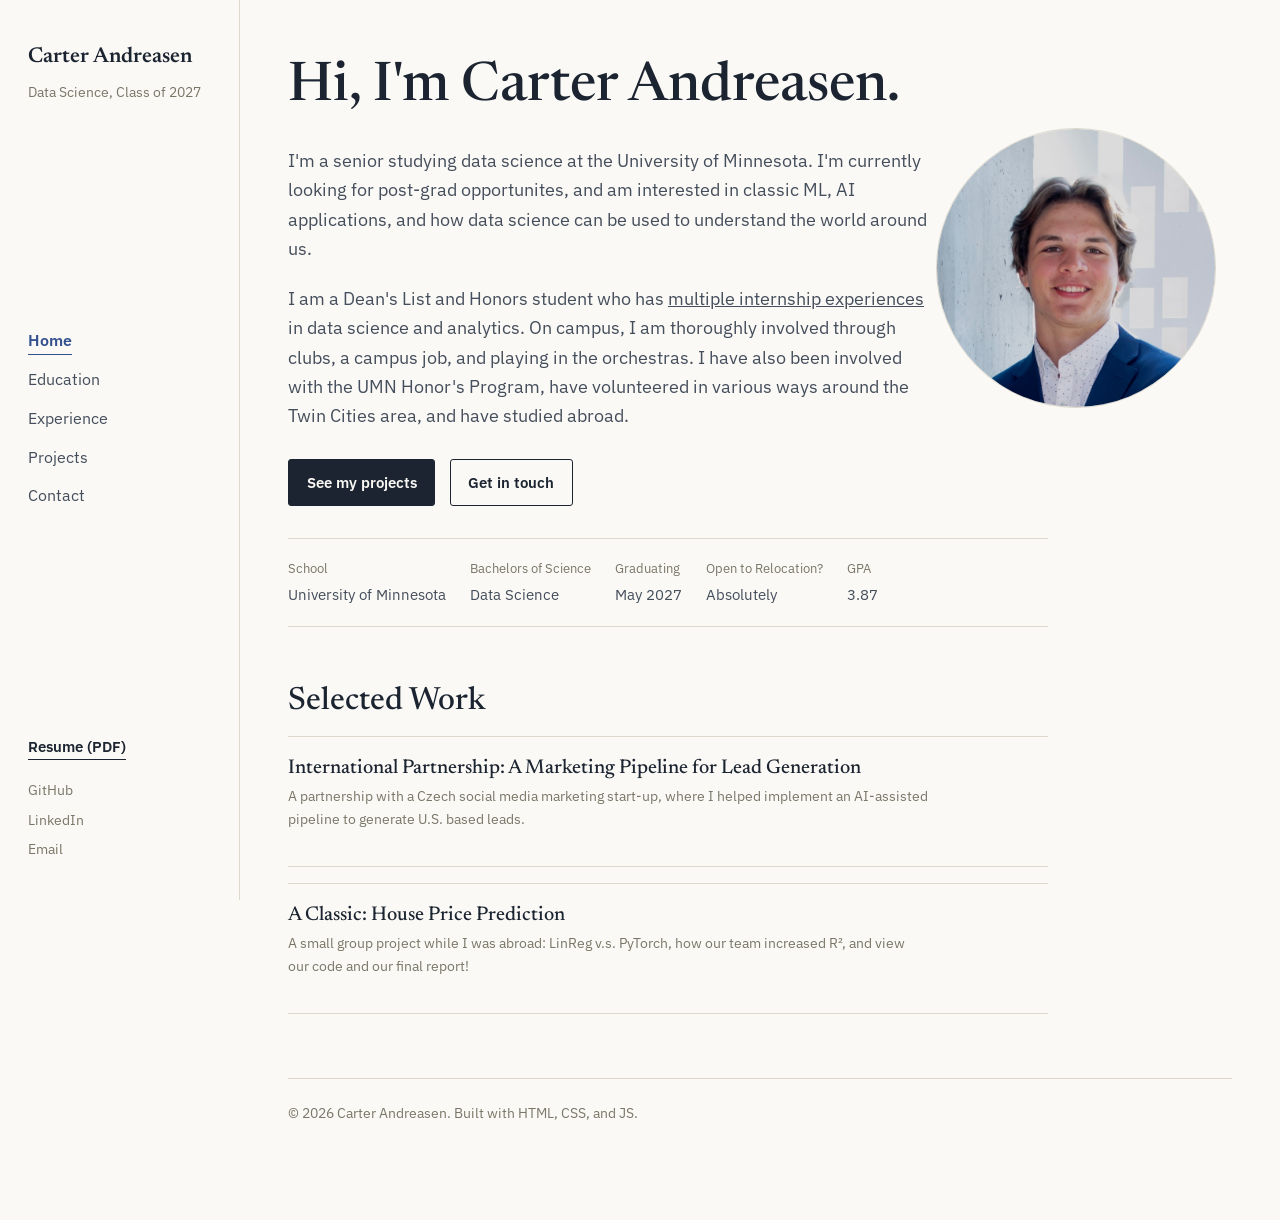
<file: index.html>
<!DOCTYPE html>
<html lang="en">
<head>
  <meta charset="UTF-8">
  <meta name="viewport" content="width=device-width, initial-scale=1.0">

  <!-- ====================================================================
       This text shows up as the browser tab title and in search results.
       ==================================================================== -->
  <title>Carter Andreasen — Portfolio</title>
  <meta name="description" content="Portfolio of Carter Andreasen, Honors Data Science student at the University of Minnesota.">

  <!-- Fonts: Newsreader (headings) + IBM Plex Sans (body text).
       To use a different pairing, swap this URL for one from
       https://fonts.google.com and update --font-display / --font-body
       in css/style.css to match. -->
  <link rel="preconnect" href="https://fonts.googleapis.com">
  <link href="https://fonts.googleapis.com/css2?family=Newsreader:opsz,wght@6..72,400;6..72,500;6..72,600&family=IBM+Plex+Sans:wght@400;500;600&display=swap" rel="stylesheet">

  <link rel="stylesheet" href="css/style.css">

  <!-- Tab icon (favicon) -->
  <link rel="icon" type="image/png" href="images/favicon.png">
</head>
<body>

  <!-- Skip link: lets keyboard users jump straight to the main content,
       bypassing the sidebar nav. Only becomes visible when tabbed to. -->
  <a href="#main-content" class="skip-link">Skip to content</a>

  <div class="layout">

    <!-- ==================================================================
         SIDEBAR — identical on every page except for which nav link has
         the "active" class. Copy this whole <header> block into any new
         page you add, then update the active link.
         ================================================================== -->
    <header class="sidebar" id="sidebar">
      <div class="sidebar-top">
        <div>
          <!-- Sidebar: Name -->
          <a href="index.html" class="site-name">Carter Andreasen</a>
          <!-- Sidebar: Other info -->
          <p class="site-tagline">Data Science, Class of 2027</p>
        </div>
        <!-- Mobile-only menu button; hidden on desktop via CSS -->
        <button class="nav-toggle" id="navToggle" aria-expanded="false" aria-controls="sidebar">Menu</button>
      </div>

      <nav class="site-nav" aria-label="Primary">
        <ul>
          <li><a href="index.html" class="active" aria-current="page">Home</a></li>
          <li><a href="education.html">Education</a></li>
          <li><a href="experience.html">Experience</a></li>
          <li><a href="projects.html">Projects</a></li>
          <li><a href="contact.html">Contact</a></li>
        </ul>
      </nav>

      <div class="sidebar-bottom">
        <!-- resume PDF -->
        <a href="assets/resume.pdf" class="resume-link">Resume (PDF)</a>
        <div class="social-links">
          <!-- Profile URLs -->
          <a href="https://github.com/carterandreasen" target="_blank" rel="noopener noreferrer">GitHub</a>
          <a href="https://www.linkedin.com/in/carter-andreasen-39a0062aa/" target="_blank" rel="noopener noreferrer">LinkedIn</a>
          <a href="mailto:carterandreasen@gmail.com" target="_blank" rel="noopener noreferrer">Email</a>
        </div>
      </div>
    </header>

    <!-- Homepage content  -->
    <main class="content" id="main-content">
      <!-- Headshot -->
      <img src="images/image_carter.jpg" alt="Photo of Carter Andreasen" class="hero-photo">

      <div class="content-inner">

        <!-- HERO: The first thing a visitor reads. -->
        <section class="hero">
          <h1>Hi, I'm Carter Andreasen.</h1>

          <!-- General info -->
          <p class="lede">
            I'm a senior studying data science at the University of Minnesota.
            I'm currently looking for post-grad opportunites, and am interested in 
            classic ML, AI applications, and how data science can be used to understand the world around us. 
          </p>
          <p class="lede">  
            I am a Dean's List and Honors student who has <u>multiple internship experiences</u> 
            in data science and analytics. On campus, I am thoroughly involved through clubs, a campus job,
            and playing in the orchestras. I have also been involved with the UMN Honor's Program, have volunteered
            in various ways around the Twin Cities area, and have studied abroad. 
          </p>

          <div class="button-row">
            <a href="projects.html" class="btn btn-primary">See my projects</a>
            <a href="contact.html" class="btn btn-secondary">Get in touch</a>
          </div>

          <!-- Quick facts -->
          <div class="quick-facts">
            <div>
              <span>School</span>
              University of Minnesota
            </div>
            <div>
              <span>Bachelors of Science</span>
              Data Science
            </div>
            <div>
              <span>Graduating</span>
              May 2027
            </div>
            <div>
              <span>Open to Relocation?</span>
              Absolutely
            </div>
            <div>
              <span>GPA</span>
              3.87
            </div>
          </div>
        </section>

        <!-- SELECTED WORK --------------------------------------------
             A short preview of 2–3 projects, each linking to the full
             write-up on projects.html. See projects page for full detail -->
        <section aria-labelledby="selected-work-heading" style="margin-top: 3.5rem;">
          <h2 id="selected-work-heading">Selected Work</h2>

          <div class="preview-list">
            <!-- Repeat this block for each featured project -->
            <a class="preview-item" href="projects.html#herocontent-pipeline">
              <h3>International Partnership: A Marketing Pipeline for Lead Generation</h3>
              <p class="meta">A partnership with a Czech social media marketing start-up, where 
                I helped implement an AI-assisted pipeline to generate U.S. based leads.
              </p>
            </a>
          </div>

          <div class="preview-list">
            <!-- Repeat this block for each featured project -->
            <a class="preview-item" href="projects.html#house-price-prediction">
              <h3>A Classic: House Price Prediction</h3>
              <p class="meta">A small group project while I was abroad: LinReg v.s. PyTorch, how our team 
                increased R², and view our code and our final report!
              </p>
            </a>
          </div>

        </section>

      </div>

      <!-- FOOTER -->
      <footer class="site-footer">
        <p>&copy; <span id="year">2026</span> Carter Andreasen. Built with HTML, CSS, and JS.</p>
      </footer>
    </main>

  </div>

  <script src="js/script.js"></script>
</body>
</html>
</file>
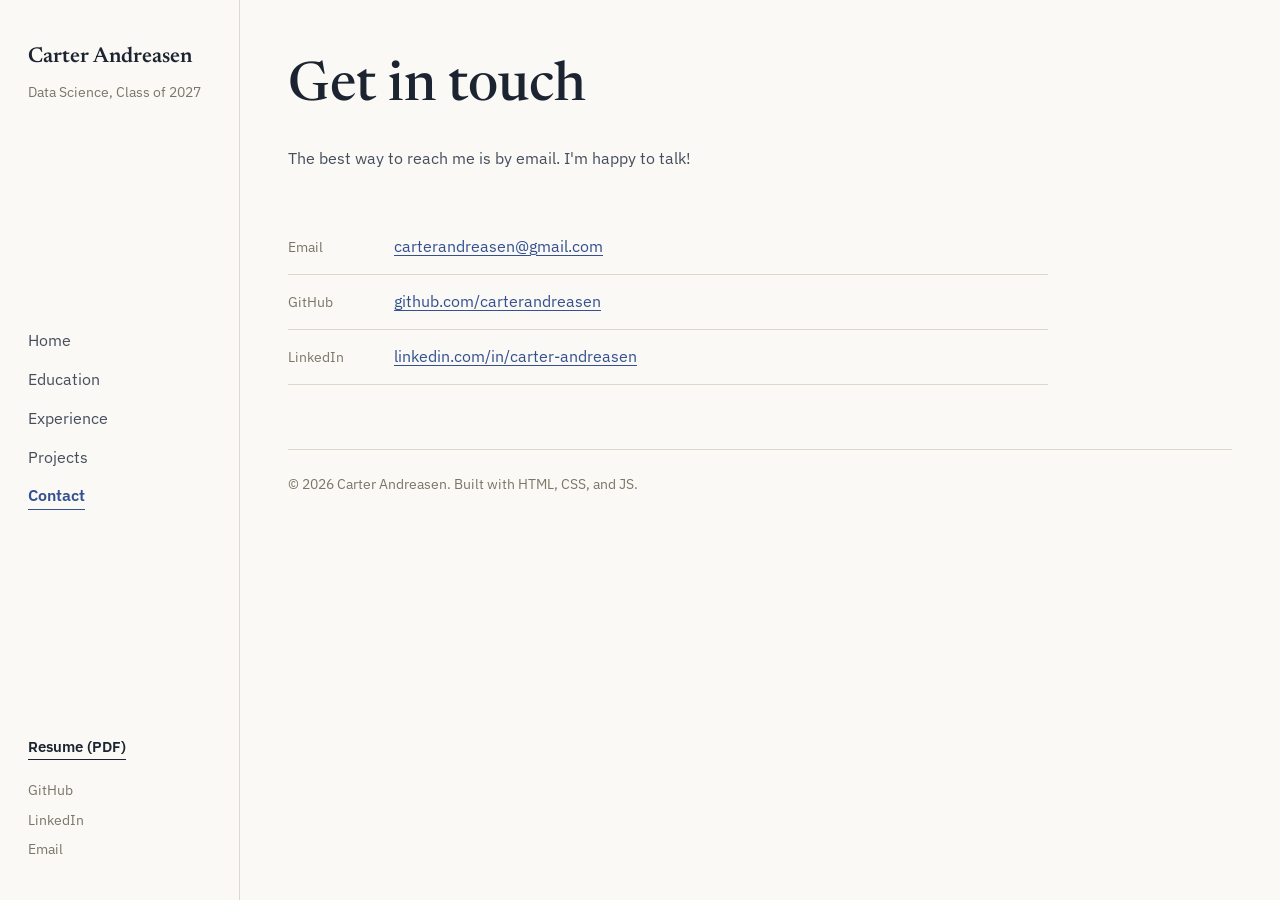
<file: contact.html>
<!DOCTYPE html>
<html lang="en">
<head>
  <meta charset="UTF-8">
  <meta name="viewport" content="width=device-width, initial-scale=1.0">
  <title>Contact — Carter Andreasen</title>
  <meta name="description" content="Get in touch with Carter Andreasen.">

  <link rel="preconnect" href="https://fonts.googleapis.com">
  <link href="https://fonts.googleapis.com/css2?family=Newsreader:opsz,wght@6..72,400;6..72,500;6..72,600&family=IBM+Plex+Sans:wght@400;500;600&display=swap" rel="stylesheet">
  <link rel="stylesheet" href="css/style.css">

  <!-- Tab icon (favicon) -->
  <link rel="icon" type="image/png" href="images/favicon.png">
</head>
<body>

  <a href="#main-content" class="skip-link">Skip to content</a>

  <div class="layout">

    <!-- SIDEBAR — same as index.html, but "Contact" is marked active -->
    <header class="sidebar" id="sidebar">
      <div class="sidebar-top">
        <div>
          <a href="index.html" class="site-name">Carter Andreasen</a>
          <p class="site-tagline">Data Science, Class of 2027</p>
        </div>
        <button class="nav-toggle" id="navToggle" aria-expanded="false" aria-controls="sidebar">Menu</button>
      </div>

      <nav class="site-nav" aria-label="Primary">
        <ul>
          <li><a href="index.html">Home</a></li>
          <li><a href="education.html">Education</a></li>
          <li><a href="experience.html">Experience</a></li>
          <li><a href="projects.html">Projects</a></li>
          <li><a href="contact.html" class="active" aria-current="page">Contact</a></li>
        </ul>
      </nav>

      <div class="sidebar-bottom">
        <a href="assets/resume.pdf" class="resume-link">Resume (PDF)</a>
        <div class="social-links">
          <!-- Profile URLs -->
          <a href="https://github.com/carterandreasen" target="_blank" rel="noopener noreferrer">GitHub</a>
          <a href="https://www.linkedin.com/in/carter-andreasen-39a0062aa/" target="_blank" rel="noopener noreferrer">LinkedIn</a>
          <a href="mailto:carterandreasen@gmail.com" target="_blank" rel="noopener noreferrer">Email</a>
        </div>
      </div>
    </header>

    <main class="content" id="main-content">
      <div class="content-inner">

        <div class="page-intro">
          <h1>Get in touch</h1>
          <!-- TODO: replace with your own line -->
          <p>The best way to reach me is by email. I'm happy to talk!
        </div>

        <!-- ==============================================================
             CONTACT LIST
             ============================================================== -->
        <ul class="contact-list">
          <li>
            <span>Email</span>
            <!-- TODO: replace with your real email -->
            <a href="mailto:carterandreasen@gmail.com" target="_blank" rel="noopener noreferrer">carterandreasen@gmail.com</a>
          </li>
          <li>
            <span>GitHub</span>
            <a href="https://github.com/carterandreasen" target="_blank" rel="noopener noreferrer">github.com/carterandreasen</a>
          </li>
          <li>
            <span>LinkedIn</span>
            <a href="https://www.linkedin.com/in/carter-andreasen-39a0062aa" target="_blank" rel="noopener noreferrer">linkedin.com/in/carter-andreasen</a>
          </li>
          <!-- Add or remove rows as needed -->
        </ul>

      </div>

      <footer class="site-footer">
        <p>&copy; <span id="year">2026</span> Carter Andreasen. Built with HTML, CSS, and JS.</p>
      </footer>
    </main>

  </div>

  <script src="js/script.js"></script>
</body>
</html>
</file>
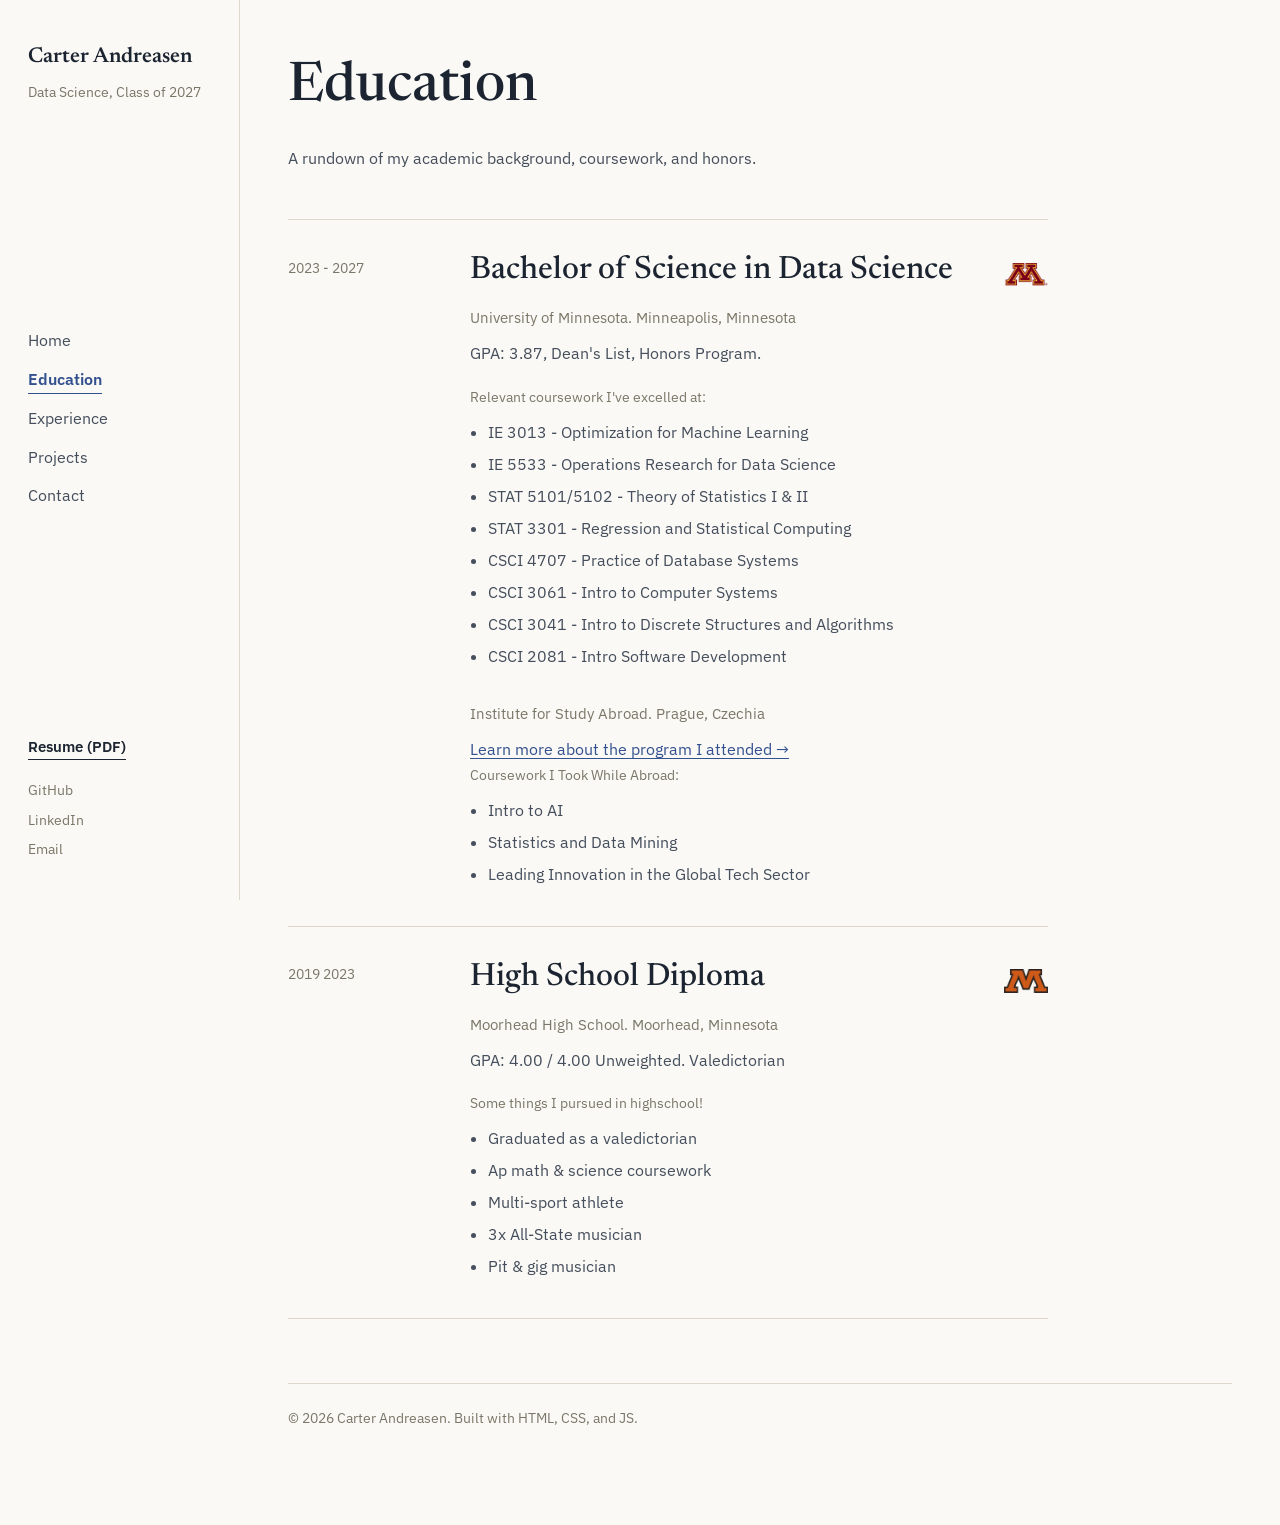
<file: education.html>
<!DOCTYPE html>
<html lang="en">
<head>
  <meta charset="UTF-8">
  <meta name="viewport" content="width=device-width, initial-scale=1.0">
  <title>Education — Carter Andreasen</title>
  <meta name="description" content="Education background of Your Name.">

  <link rel="preconnect" href="https://fonts.googleapis.com">
  <link href="https://fonts.googleapis.com/css2?family=Newsreader:opsz,wght@6..72,400;6..72,500;6..72,600&family=IBM+Plex+Sans:wght@400;500;600&display=swap" rel="stylesheet">
  <link rel="stylesheet" href="css/style.css">

  <!-- Tab icon (favicon) -->
  <link rel="icon" type="image/png" href="images/favicon.png">
</head>
<body>

  <a href="#main-content" class="skip-link">Skip to content</a>

  <div class="layout">

    <!-- SIDEBAR — same as index.html, but "Education" is marked active -->
    <header class="sidebar" id="sidebar">
      <div class="sidebar-top">
        <div>
          <a href="index.html" class="site-name">Carter Andreasen</a>
          <p class="site-tagline">Data Science, Class of 2027</p>
        </div>
        <button class="nav-toggle" id="navToggle" aria-expanded="false" aria-controls="sidebar">Menu</button>
      </div>

      <nav class="site-nav" aria-label="Primary">
        <ul>
          <li><a href="index.html">Home</a></li>
          <li><a href="education.html" class="active" aria-current="page">Education</a></li>
          <li><a href="experience.html">Experience</a></li>
          <li><a href="projects.html">Projects</a></li>
          <li><a href="contact.html">Contact</a></li>
        </ul>
      </nav>

      <div class="sidebar-bottom">
        <a href="assets/resume.pdf" class="resume-link">Resume (PDF)</a>
        <div class="social-links">
          <!-- Profile URLs -->
          <a href="https://github.com/carterandreasen" target="_blank" rel="noopener noreferrer">GitHub</a>
          <a href="https://www.linkedin.com/in/carter-andreasen-39a0062aa/" target="_blank" rel="noopener noreferrer">LinkedIn</a>
          <a href="mailto:carterandreasen@gmail.com" target="_blank" rel="noopener noreferrer">Email</a>
        </div>
      </div>
    </header>

    <main class="content" id="main-content">
      <div class="content-inner">

        <div class="page-intro">
          <h1>Education</h1>
          <!-- TODO: optional one-line intro; delete this <p> if you don't want one -->
          <p>A rundown of my academic background, coursework, and honors.</p>
        </div>

        <!-- ==============================================================
             TIMELINE — one .timeline-entry per school. Copy the whole
             block (including the surrounding comment lines) to add a
             second school — e.g. if you transferred, or want to list
             high school too.
             ============================================================== -->
        <div class="timeline">

          <div class="timeline-entry">
            <div class="timeline-date">
              2023 - 2027
            </div>
            <div class="timeline-details">
              <!-- degree and major -->
              <h2>Bachelor of Science in Data Science</h2>
              <!-- TODO: school name and location -->
              <p class="timeline-org">University of Minnesota. Minneapolis, Minnesota</p>
              <img src="assets/umn_logo_transparent.png" alt="University of Minnesota logo" class="org-logo">

              <p>GPA: 3.87, Dean's List, Honors Program.</p>

              <!-- Relevant Coursework -->
              <div>
                <p class="meta" style="margin-bottom: 0.25rem;">Relevant coursework I've excelled at:</p>
                <ul>
                  <li>IE 3013 - Optimization for Machine Learning</li>
                  <li>IE 5533 - Operations Research for Data Science</li>
                  <li>STAT 5101/5102 - Theory of Statistics I & II</li>
                  <li>STAT 3301 - Regression and Statistical Computing</li>
                  <li>CSCI 4707 - Practice of Database Systems</li>
                  <li>CSCI 3061 - Intro to Computer Systems</li>
                  <li>CSCI 3041 - Intro to Discrete Structures and Algorithms</li>
                  <li>CSCI 2081 - Intro Software Development</li>
                </ul>
              </div>

              <div style="margin-top: 2rem;">
                <p class="timeline-org">Institute for Study Abroad. Prague, Czechia</p>
                <a href="https://ifsa-butler.org/programs/ifsa-tech-career-accelerator/" target="_blank" rel="noopener noreferrer">Learn more about the program I attended →</a>
                <p class="meta" style="margin-bottom: 0.25rem;">Coursework I Took While Abroad:</p>
                <ul>
                  <li>Intro to AI</li>
                  <li>Statistics and Data Mining</li>
                  <li>Leading Innovation in the Global Tech Sector</li>
                </ul>
              </div>
            </div>
          </div>

          <!-- Second entry -->
          <div class="timeline-entry">
            <div class="timeline-date">
              2019 2023
            </div>
            <div class="timeline-details">
              <h2>High School Diploma</h2>
              <p class="timeline-org">Moorhead High School. Moorhead, Minnesota</p>
              <img src="assets/moorhead_logo_transparent.png" alt="Moorhead High School logo" class="org-logo">

              <p>GPA: 4.00 / 4.00 Unweighted. Valedictorian</p>

              <!-- Activities -->
              <div>
                <p class="meta" style="margin-bottom: 0.25rem;">Some things I pursued in highschool!</p>
                <ul>
                  <li>Graduated as a valedictorian</li>
                  <li>Ap math & science coursework</li>
                  <li>Multi-sport athlete</li>
                  <li>3x All-State musician</li>
                  <li>Pit & gig musician</li>
                </ul>
              </div>


            </div>
          </div>

        </div>

      </div>

      <footer class="site-footer">
        <p>&copy; <span id="year">2026</span> Carter Andreasen. Built with HTML, CSS, and JS.</p>
      </footer>
    </main>

  </div>

  <script src="js/script.js"></script>
</body>
</html>
</file>
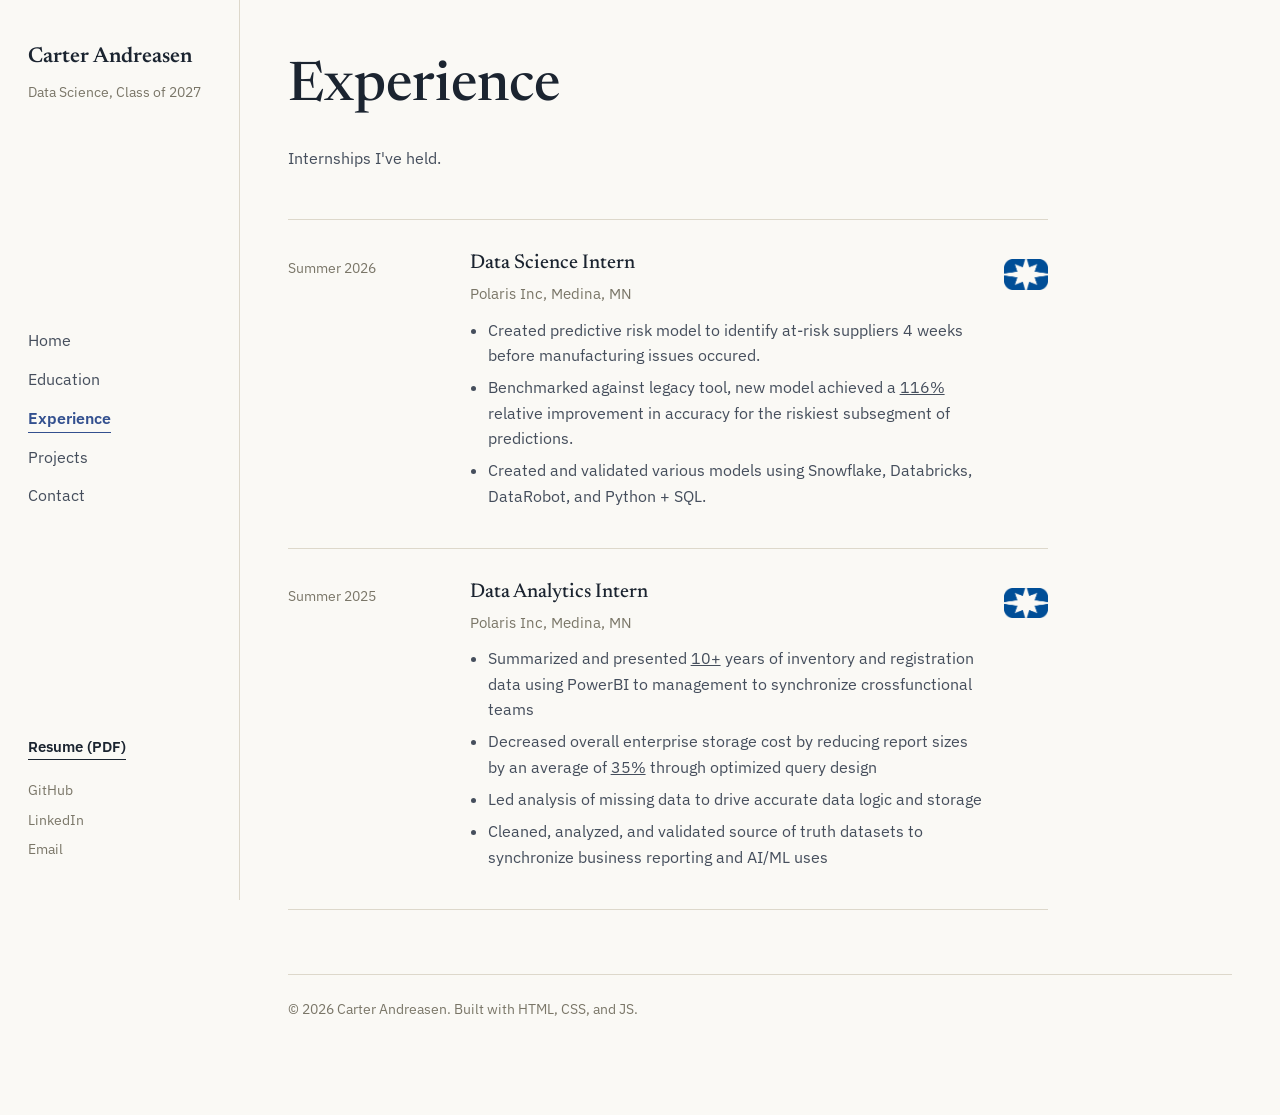
<file: experience.html>
<!DOCTYPE html>
<html lang="en">
<head>
  <meta charset="UTF-8">
  <meta name="viewport" content="width=device-width, initial-scale=1.0">
  <title>Experience — Carter Andreasen</title>
  <meta name="description" content="Internship experience of Carter Andreasen.">

  <link rel="preconnect" href="https://fonts.googleapis.com">
  <link href="https://fonts.googleapis.com/css2?family=Newsreader:opsz,wght@6..72,400;6..72,500;6..72,600&family=IBM+Plex+Sans:wght@400;500;600&display=swap" rel="stylesheet">
  <link rel="stylesheet" href="css/style.css">

  <!-- Tab icon (favicon) -->
  <link rel="icon" type="image/png" href="images/favicon.png">
</head>
<body>

  <a href="#main-content" class="skip-link">Skip to content</a>

  <div class="layout">

    <!-- SIDEBAR — same as index.html, but "Experience" is marked active -->
    <header class="sidebar" id="sidebar">
      <div class="sidebar-top">
        <div>
          <a href="index.html" class="site-name">Carter Andreasen</a>
          <p class="site-tagline">Data Science, Class of 2027</p>
        </div>
        <button class="nav-toggle" id="navToggle" aria-expanded="false" aria-controls="sidebar">Menu</button>
      </div>

      <nav class="site-nav" aria-label="Primary">
        <ul>
          <li><a href="index.html">Home</a></li>
          <li><a href="education.html">Education</a></li>
          <li><a href="experience.html" class="active" aria-current="page">Experience</a></li>
          <li><a href="projects.html">Projects</a></li>
          <li><a href="contact.html">Contact</a></li>
        </ul>
      </nav>

      <div class="sidebar-bottom">
        <a href="assets/resume.pdf" class="resume-link">Resume (PDF)</a>
        <div class="social-links">
          <!-- Profile URLs -->
          <a href="https://github.com/carterandreasen" target="_blank" rel="noopener noreferrer">GitHub</a>
          <a href="https://www.linkedin.com/in/carter-andreasen-39a0062aa/" target="_blank" rel="noopener noreferrer">LinkedIn</a>
          <a href="mailto:carterandreasen@gmail.com" target="_blank" rel="noopener noreferrer">Email</a>
        </div>
      </div>
    </header>

    <main class="content" id="main-content">
      <div class="content-inner">

        <div class="page-intro">
          <h1>Experience</h1>
          <p>Internships I've held.</p>
        </div>

        <!-- ==============================================================
             Entry per role. Copy whole block to add another job.
             ============================================================== -->
        <div class="timeline">
          <div class="timeline-entry">
            <div class="timeline-date">
              <!-- Date -->
              Summer 2026
            </div>
            <div class="timeline-details">
              <!-- Job title -->
              <h3>Data Science Intern</h3>
              <!-- Company name and location -->
              <p class="timeline-org">Polaris Inc, Medina, MN</p>

              <img src="assets/polaris_logo_transparent.png" alt="Polaris Inc logo" class="org-logo">

              <!-- Bullets -->
              <ul>
                <li>Created predictive risk model to identify at-risk suppliers 4 weeks before manufacturing issues occured.</li>
                <li>Benchmarked against legacy tool, new model achieved a <u>116%</u> relative improvement in accuracy for the riskiest subsegment of predictions.</li>
                <li>Created and validated various models using Snowflake, Databricks, DataRobot, and Python + SQL.</li>
              </ul>
            </div>
          </div>

          <div class="timeline-entry">
            <div class="timeline-date">
              Summer 2025
            </div>
            <div class="timeline-details">
              <h3>Data Analytics Intern</h3>
              <p class="timeline-org">Polaris Inc, Medina, MN</p>

              <img src="assets/polaris_logo_transparent.png" alt="Polaris Inc logo" class="org-logo">
              
              <!-- Bullets -->
              <ul>
                <li>Summarized and presented <u>10+</u> years of inventory and registration data using PowerBI to management to synchronize crossfunctional teams</li>
                <li>Decreased overall enterprise storage cost by reducing report sizes by an average of <u>35%</u> through optimized query design</li>
                <li>Led analysis of missing data to drive accurate data logic and storage</li>
                <li>Cleaned, analyzed, and validated source of truth datasets to synchronize business reporting and AI/ML uses</li>
              </ul>
            </div>
          </div>

          <!-- Not required, but many student portfolios also list
               leadership roles, TA positions, or club involvement here
               using the same format. -->

        </div>

      </div>

      <footer class="site-footer">
        <p>&copy; <span id="year">2026</span> Carter Andreasen. Built with HTML, CSS, and JS.</p>
      </footer>
    </main>

  </div>

  <script src="js/script.js"></script>
</body>
</html>
</file>
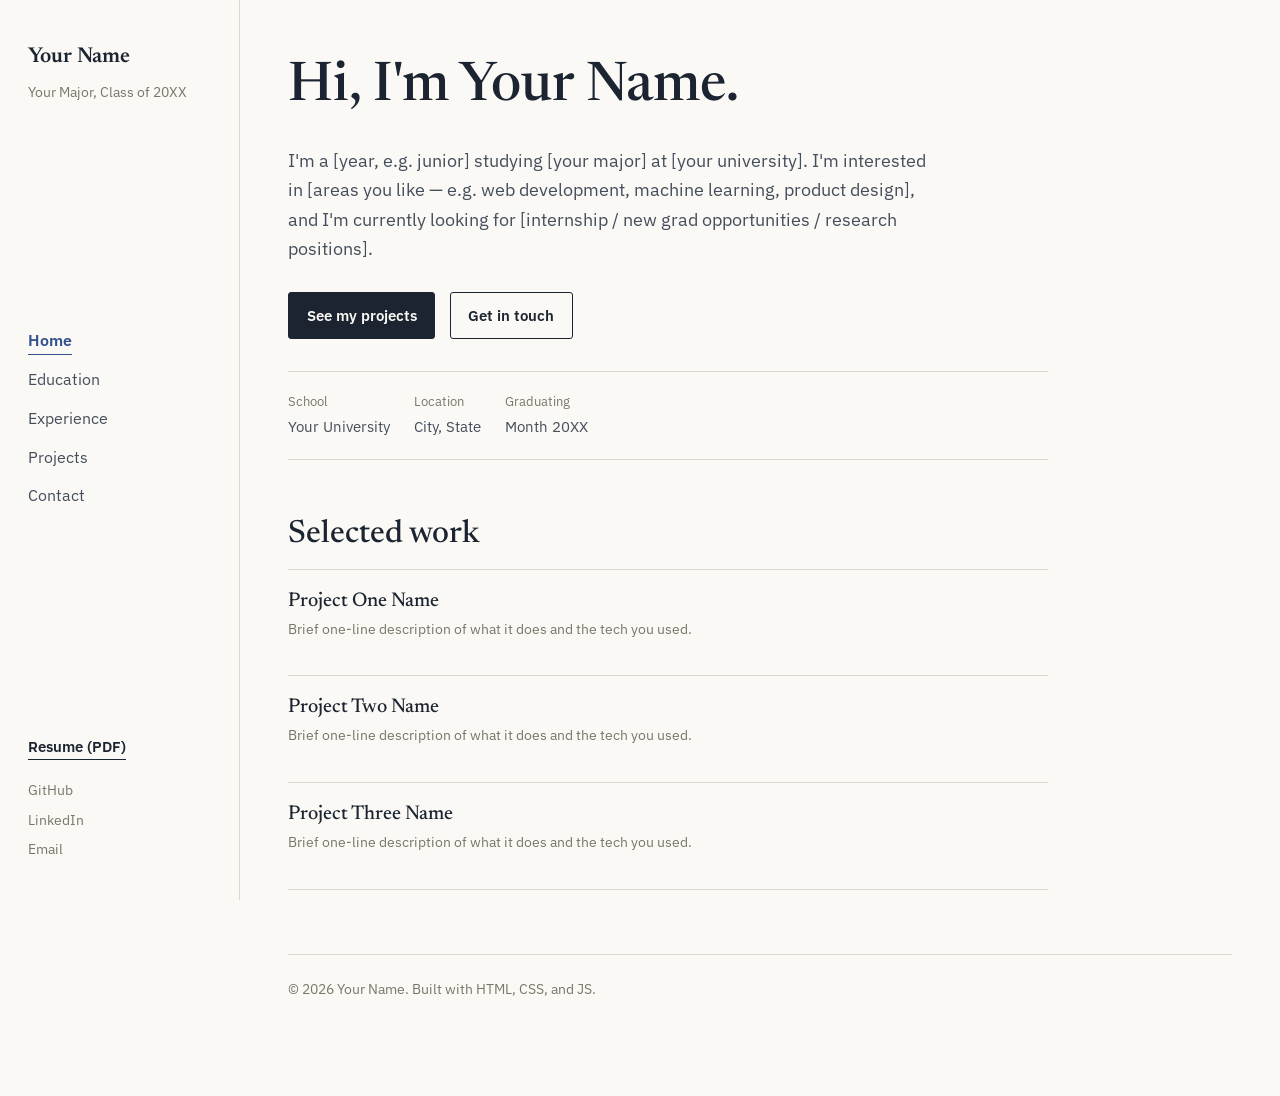
<file: index 2.html>
<!DOCTYPE html>
<html lang="en">
<head>
  <meta charset="UTF-8">
  <meta name="viewport" content="width=device-width, initial-scale=1.0">

  <!-- ====================================================================
       TODO: Replace "Your Name" below with your actual name. This text
       shows up as the browser tab title and in search results.
       ==================================================================== -->
  <title>Your Name — Portfolio</title>
  <meta name="description" content="Portfolio of Your Name, a [Your Major] student at [Your University].">

  <!-- Fonts: Newsreader (headings) + IBM Plex Sans (body text).
       To use a different pairing, swap this URL for one from
       https://fonts.google.com and update --font-display / --font-body
       in css/style.css to match. -->
  <link rel="preconnect" href="https://fonts.googleapis.com">
  <link href="https://fonts.googleapis.com/css2?family=Newsreader:opsz,wght@6..72,400;6..72,500;6..72,600&family=IBM+Plex+Sans:wght@400;500;600&display=swap" rel="stylesheet">

  <link rel="stylesheet" href="css/style.css">
</head>
<body>

  <!-- Skip link: lets keyboard users jump straight to the main content,
       bypassing the sidebar nav. Only becomes visible when tabbed to. -->
  <a href="#main-content" class="skip-link">Skip to content</a>

  <div class="layout">

    <!-- ==================================================================
         SIDEBAR — identical on every page except for which nav link has
         the "active" class. Copy this whole <header> block into any new
         page you add, then update the active link.
         ================================================================== -->
    <header class="sidebar" id="sidebar">
      <div class="sidebar-top">
        <div>
          <!-- TODO: replace with your name -->
          <a href="index.html" class="site-name">Your Name</a>
          <!-- TODO: replace with your major / focus, e.g. "Computer Science, B.S." -->
          <p class="site-tagline">Your Major, Class of 20XX</p>
        </div>
        <!-- Mobile-only menu button; hidden on desktop via CSS -->
        <button class="nav-toggle" id="navToggle" aria-expanded="false" aria-controls="sidebar">Menu</button>
      </div>

      <nav class="site-nav" aria-label="Primary">
        <ul>
          <li><a href="index.html" class="active" aria-current="page">Home</a></li>
          <li><a href="education.html">Education</a></li>
          <li><a href="experience.html">Experience</a></li>
          <li><a href="projects.html">Projects</a></li>
          <li><a href="contact.html">Contact</a></li>
        </ul>
      </nav>

      <div class="sidebar-bottom">
        <!-- TODO: add a PDF of your resume to the assets/ folder and
             confirm this filename matches it -->
        <a href="assets/resume.pdf" class="resume-link">Resume (PDF)</a>
        <div class="social-links">
          <!-- TODO: replace with your real profile URLs -->
          <a href="https://github.com/yourusername">GitHub</a>
          <a href="https://linkedin.com/in/yourusername">LinkedIn</a>
          <a href="mailto:you@example.com">Email</a>
        </div>
      </div>
    </header>

    <!-- ================================================================
         MAIN CONTENT — this part is unique to the homepage.
         ================================================================ -->
    <main class="content" id="main-content">
      <div class="content-inner">

        <!-- HERO ---------------------------------------------------------
             The first thing a visitor reads. Keep it short: who you are,
             what you study, and what you're looking for (internship,
             new grad role, research, etc). -->
        <section class="hero">
          <!-- TODO: replace with a one-line intro headline -->
          <h1>Hi, I'm Your Name.</h1>

          <!-- TODO: replace with 2–3 sentences about yourself: your
               school, what you're studying, and what kind of work or
               opportunity you're looking for right now. -->
          <p class="lede">
            I'm a [year, e.g. junior] studying [your major] at [your university].
            I'm interested in [areas you like — e.g. web development, machine
            learning, product design], and I'm currently looking for
            [internship / new grad opportunities / research positions].
          </p>

          <div class="button-row">
            <a href="projects.html" class="btn btn-primary">See my projects</a>
            <a href="contact.html" class="btn btn-secondary">Get in touch</a>
          </div>

          <!-- Quick facts strip — trim or extend this list freely -->
          <div class="quick-facts">
            <div>
              <span>School</span>
              <!-- TODO -->
              Your University
            </div>
            <div>
              <span>Location</span>
              <!-- TODO -->
              City, State
            </div>
            <div>
              <span>Graduating</span>
              <!-- TODO -->
              Month 20XX
            </div>
          </div>
        </section>

        <!-- SELECTED WORK --------------------------------------------
             A short preview of 2–3 projects, each linking to the full
             write-up on projects.html. Keep this list short — the
             Projects page is where the full detail lives. -->
        <section aria-labelledby="selected-work-heading" style="margin-top: 3.5rem;">
          <h2 id="selected-work-heading">Selected work</h2>

          <div class="preview-list">
            <!-- TODO: repeat this block for each featured project, or
                 delete extra copies if you only want to feature one or two -->
            <div class="preview-item">
              <h3>Project One Name</h3>
              <p class="meta">Brief one-line description of what it does and the tech you used.</p>
            </div>

            <div class="preview-item">
              <h3>Project Two Name</h3>
              <p class="meta">Brief one-line description of what it does and the tech you used.</p>
            </div>

            <div class="preview-item">
              <h3>Project Three Name</h3>
              <p class="meta">Brief one-line description of what it does and the tech you used.</p>
            </div>
          </div>
        </section>

      </div>

      <!-- FOOTER — identical on every page -->
      <footer class="site-footer">
        <!-- The year below fills in automatically via js/script.js -->
        <p>&copy; <span id="year">2026</span> Your Name. Built with HTML, CSS, and JS.</p>
      </footer>
    </main>

  </div>

  <script src="js/script.js"></script>
</body>
</html>
</file>
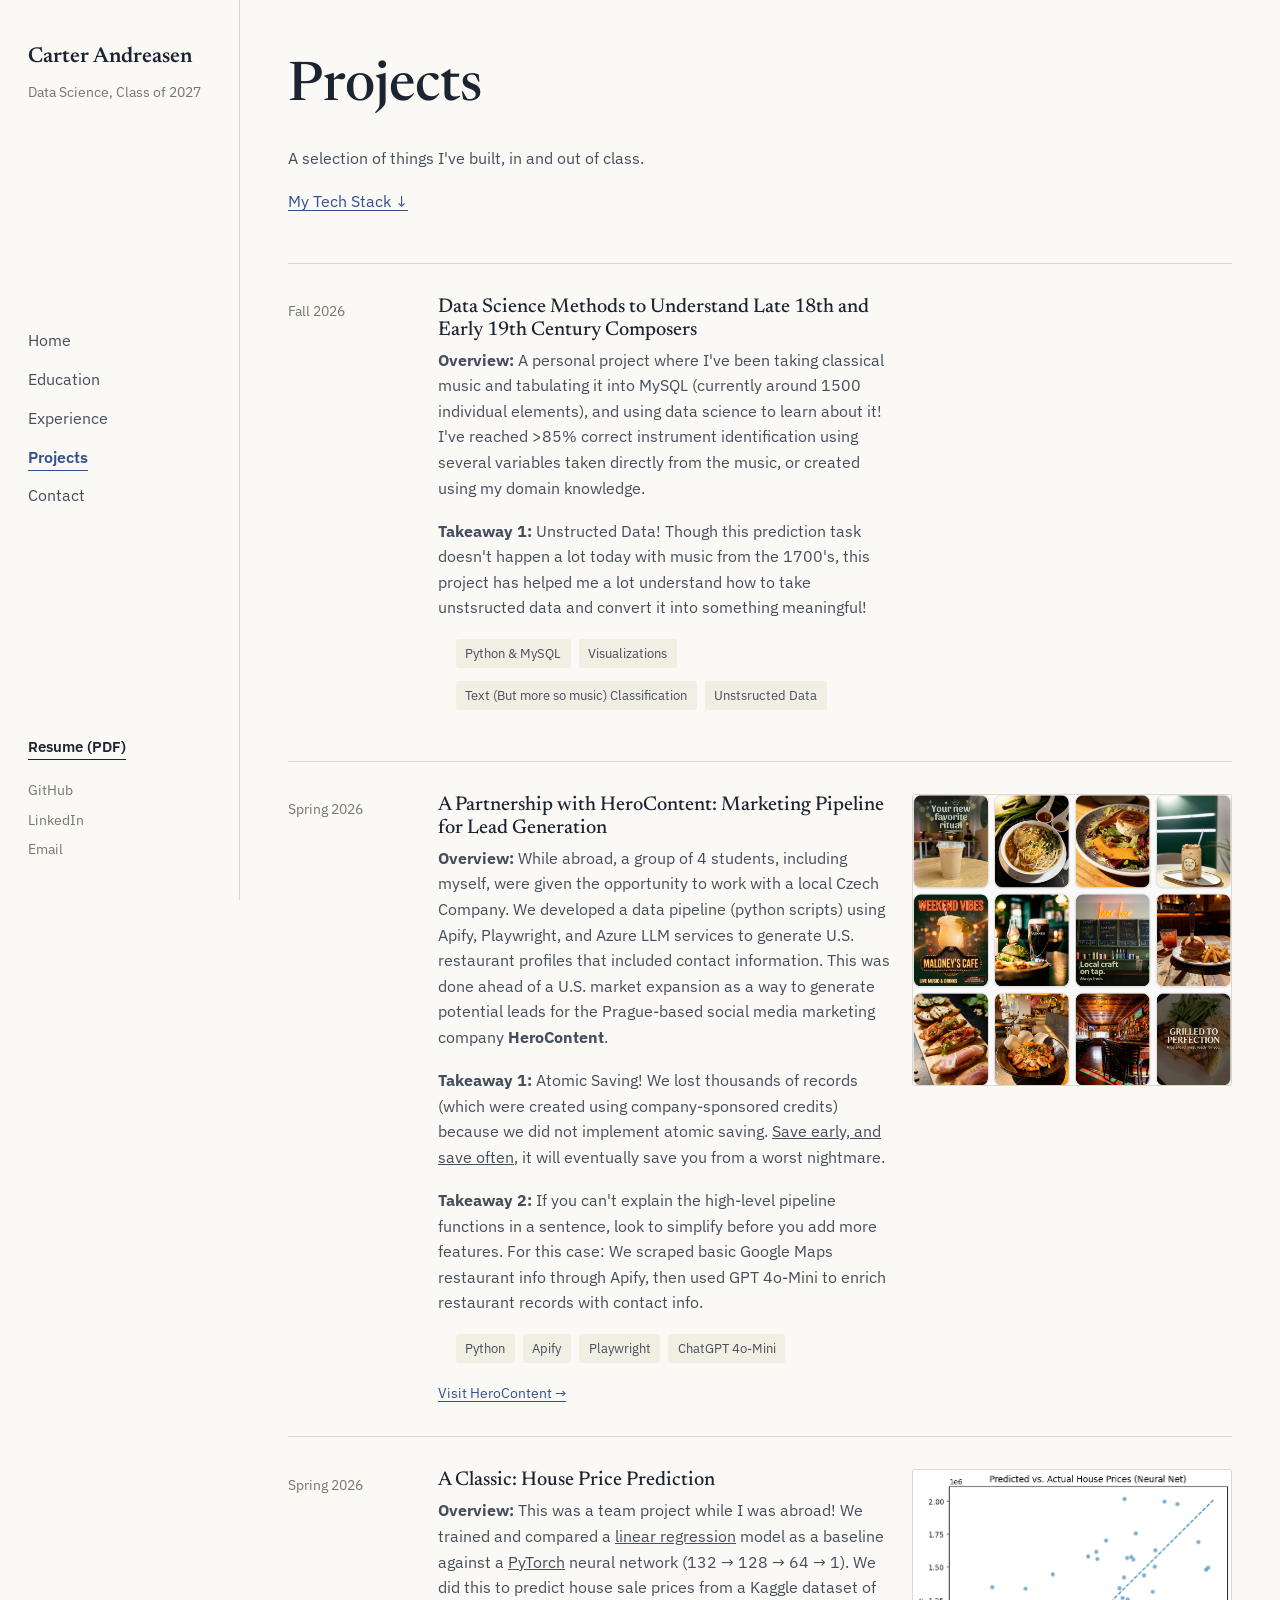
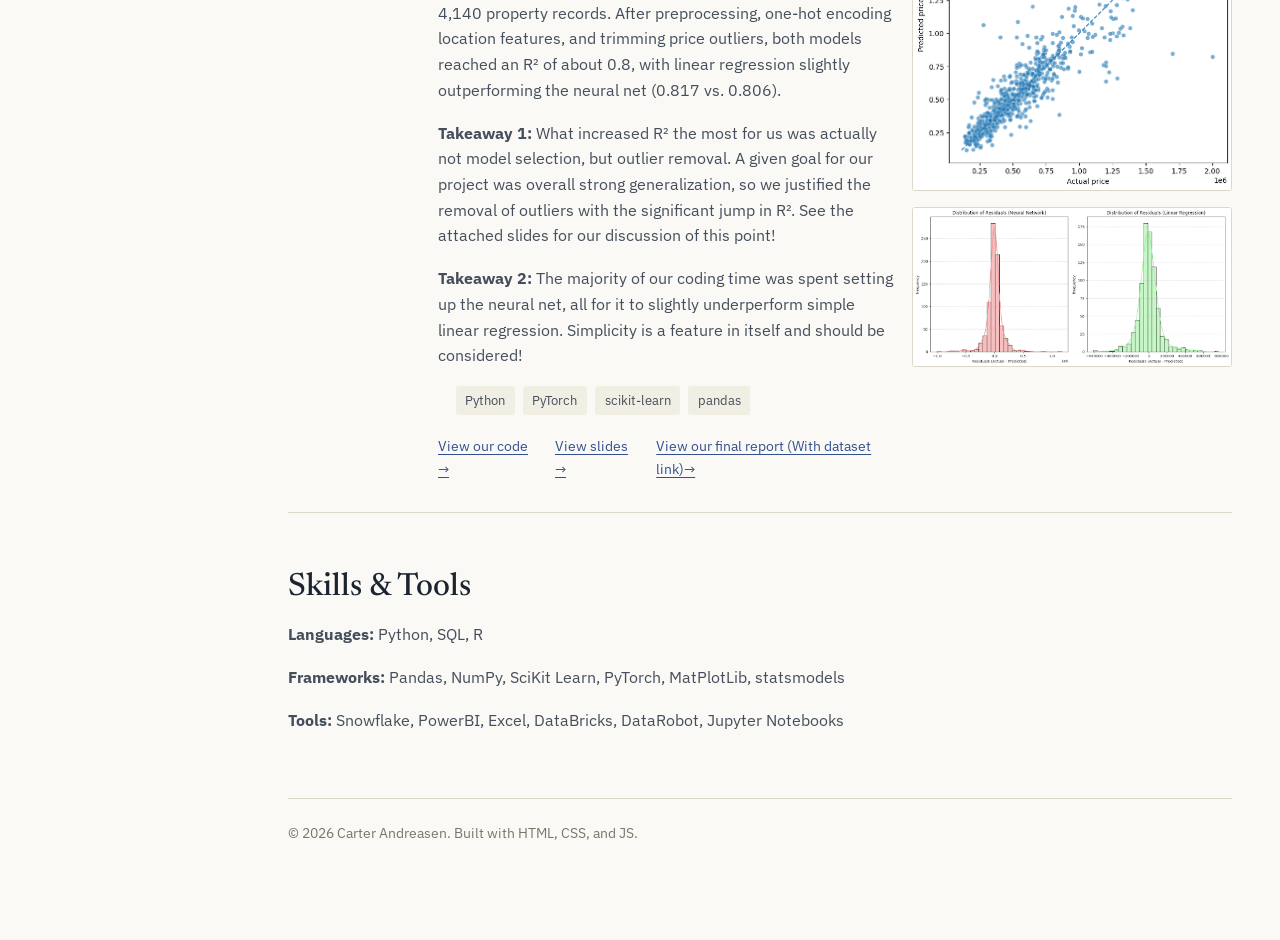
<file: projects.html>
<!DOCTYPE html>
<html lang="en">
<head>
  <meta charset="UTF-8">
  <meta name="viewport" content="width=device-width, initial-scale=1.0">
  <title>Projects — Carter Andreasen</title>
  <meta name="description" content="Selected projects by Carter Andreasen.">

  <link rel="preconnect" href="https://fonts.googleapis.com">
  <link href="https://fonts.googleapis.com/css2?family=Newsreader:opsz,wght@6..72,400;6..72,500;6..72,600&family=IBM+Plex+Sans:wght@400;500;600&display=swap" rel="stylesheet">
  <link rel="stylesheet" href="css/style.css">

  <!-- Tab icon (favicon) -->
  <link rel="icon" type="image/png" href="images/favicon.png">
</head>
<body>

  <a href="#main-content" class="skip-link">Skip to content</a>

  <div class="layout">

    <!-- SIDEBAR — same as index.html, but "Projects" is marked active -->
    <header class="sidebar" id="sidebar">
      <div class="sidebar-top">
        <div>
          <a href="index.html" class="site-name">Carter Andreasen</a>
          <p class="site-tagline">Data Science, Class of 2027</p>
        </div>
        <button class="nav-toggle" id="navToggle" aria-expanded="false" aria-controls="sidebar">Menu</button>
      </div>

      <nav class="site-nav" aria-label="Primary">
        <ul>
          <li><a href="index.html">Home</a></li>
          <li><a href="education.html">Education</a></li>
          <li><a href="experience.html">Experience</a></li>
          <li><a href="projects.html" class="active" aria-current="page">Projects</a></li>
          <li><a href="contact.html">Contact</a></li>
        </ul>
      </nav>

      <div class="sidebar-bottom">
        <a href="assets/resume.pdf" class="resume-link">Resume (PDF)</a>
        <div class="social-links">
          <!-- Profile URLs -->
          <a href="https://github.com/carterandreasen" target="_blank" rel="noopener noreferrer">GitHub</a>
          <a href="https://www.linkedin.com/in/carter-andreasen-39a0062aa/" target="_blank" rel="noopener noreferrer">LinkedIn</a>
          <a href="mailto:carterandreasen@gmail.com" target="_blank" rel="noopener noreferrer">Email</a>
        </div>
      </div>
    </header>

    <main class="content" id="main-content">
      <div class="content-inner projects-page">

        <div class="page-intro">
          <h1>Projects</h1>
          <p>A selection of things I've built, in and out of class.</p>
          <p><a href="#skills-heading">My Tech Stack ↓</a></p>
        </div>

        <!-- ==============================================================
             PROJECT LIST — one .project-entry per project. Copy the
             whole block to add another. The left column is a rough
             date/timeframe, matching the visual style of the Education
             and Experience pages.
             ============================================================== -->
        <div class="timeline">
          <!-- project entry -->
          <div class="project-entry" id="herocontent-pipeline">
            <div class="timeline-date">
              Fall 2026
            </div>
            <div class="timeline-details">
              <div class="project-body">

                <div class="project-text">
                  <h3>Data Science Methods to Understand Late 18th and Early 19th Century Composers</h3>
                    <p>
                      <b>Overview:</b> A personal project where I've been taking classical music
                      and tabulating it into MySQL (currently around 1500 individual elements), and 
                      using data science to learn about it! 
                      I've reached >85% correct instrument identification using several variables 
                      taken directly from the music, or created using my domain knowledge. 
                    </p>
                    <p>
                      <b>Takeaway 1:</b> Unstructed Data! Though this prediction task 
                      doesn't happen a lot today with music from the 1700's, this project 
                      has helped me a lot understand how to take unstsructed data and convert 
                      it into something meaningful!
                    </p>
                  <ul class="tag-list">
                    <li class="tag">Python & MySQL</li>
                    <li class="tag">Visualizations</li>
                    <li class="tag">Text (But more so music) Classification</li>
                    <li class="tag">Unstsructed Data</li>
                  </ul>
                  <div class="project-links">
                  </div>
                </div>

                <!-- Stacked graph images -->
                <div class="project-media">
                </div>

              </div>
            </div>
          </div>
          
          
          <!-- project entry -->
          <div class="project-entry" id="herocontent-pipeline">
            <div class="timeline-date">
              Spring 2026
            </div>
            <div class="timeline-details">
              <div class="project-body">

                <div class="project-text">
                  <h3>A Partnership with HeroContent: Marketing Pipeline for Lead Generation</h3>
                    <p>
                      <b>Overview: </b>While abroad, a group of 4 students, including myself, were
                      given the opportunity to work with a local Czech Company. We developed a 
                      data pipeline (python scripts) using Apify, Playwright, and Azure LLM 
                      services to generate U.S. restaurant profiles that included contact information.
                      This was done ahead of a U.S. market expansion as a way to generate potential leads 
                      for the Prague-based social media marketing company <b>HeroContent</b>.
                    </p>
                    <p>
                      <b>Takeaway 1:</b> Atomic Saving! We lost thousands of records (which were
                      created using company-sponsored credits) because we did not implement atomic saving. 
                      <u>Save early, and save often</u>, it will eventually save you from a worst nightmare. 
                    </p>
                    <p>
                      <b>Takeaway 2:</b> If you can't explain the high-level pipeline functions in a
                      sentence, look to simplify before you add more features. For this case: We scraped
                      basic Google Maps restaurant info through Apify, then used GPT 4o-Mini to enrich restaurant
                      records with contact info.
                    </p>
                  <ul class="tag-list">
                    <li class="tag">Python</li>
                    <li class="tag">Apify</li>
                    <li class="tag">Playwright</li>
                    <li class="tag">ChatGPT 4o-Mini</li>
                  </ul>
                  <div class="project-links">
                    <a href="https://herocontent.ai/en" target="_blank" rel="noopener noreferrer">Visit HeroContent →</a>
                  </div>
                </div>

                <!-- Stacked graph images -->
                <div class="project-media">
                  <img src="assets/project_herocontent/herocontent_marketing_examples.png" alt="Example of HeroContent marketing pictures">
                </div>

              </div>
            </div>
          </div>


          <!-- project entry -->
          <div class="project-entry" id="house-price-prediction">
            <div class="timeline-date">
              Spring 2026
            </div>
            <div class="timeline-details">
              <div class="project-body">

                <div class="project-text">
                  <h3>A Classic: House Price Prediction</h3>
                    <p>
                      <b>Overview: </b>This was a team project while I was abroad! We trained and compared
                      a <u>linear regression</u> model as a baseline against a <u>PyTorch</u>
                      neural network (132 → 128 → 64 → 1). We did this to predict house sale
                      prices from a Kaggle dataset of 4,140 property records. After preprocessing,
                      one-hot encoding location features, and trimming price outliers, both
                      models reached an R² of about 0.8, with linear regression slightly
                      outperforming the neural net (0.817 vs. 0.806). 
                    </p>
                    <p>
                      <b>Takeaway 1:</b> What increased R² the most for us was actually
                      not model selection, but outlier removal. A given goal for our project was
                      overall strong generalization, so we justified the removal of outliers with the significant 
                      jump in R². See the attached slides for our discussion of this point!
                    </p>
                    <p>
                      <b>Takeaway 2:</b> The majority of our coding time was spent 
                      setting up the neural net, all for it to slightly underperform simple 
                      linear regression. Simplicity is a feature in itself and should be considered!
                    </p>
                  <ul class="tag-list">
                    <li class="tag">Python</li>
                    <li class="tag">PyTorch</li>
                    <li class="tag">scikit-learn</li>
                    <li class="tag">pandas</li>
                  </ul>
                  <div class="project-links">
                    <a href="assets/project_intro_ai/ai_main_project.ipynb" target="_blank" rel="noopener noreferrer">View our code →</a>
                    <a href="assets/project_intro_ai/Intro to AI Final Presentation.pdf" target="_blank" rel="noopener noreferrer">View slides →</a>
                    <a href="assets/project_intro_ai/Intro to AI Final Project.pdf" target="_blank" rel="noopener noreferrer">View our final report (With dataset link)→</a>
                  </div>
                </div>

                <!-- Stacked graph images -->
                <div class="project-media">
                  <img src="assets/project_intro_ai/intro_ai_pred_act_neural.png" alt="Scatter plots comparing predicted vs. actual house prices for the neural network.">
                  <img src="assets/project_intro_ai/intro_ai_residuals.png" alt="Distributions of prediction residuals for both models.">
                </div>

              </div>
            </div>
          </div>
         

        </div>

        <!-- SKILLS -->
        <section aria-labelledby="skills-heading" style="margin-top: 3.5rem;">
          <h2 id="skills-heading">Skills &amp; Tools</h2>
          <p><strong>Languages:</strong> Python, SQL, R</p>
          <p><strong>Frameworks: </strong> Pandas, NumPy, SciKit Learn, PyTorch, MatPlotLib, statsmodels</p>
          <p><strong>Tools:</strong> Snowflake, PowerBI, Excel, DataBricks, DataRobot, Jupyter Notebooks</p>
        </section>

      </div>

      <footer class="site-footer">
        <p>&copy; <span id="year">2026</span> Carter Andreasen. Built with HTML, CSS, and JS.</p>
      </footer>
    </main>

  </div>

  <script src="js/script.js"></script>
</body>
</html>
</file>
<file: css/style.css>
/* ==========================================================================
   PORTFOLIO SITE STYLESHEET
   ==========================================================================
   This file is shared by every page (index.html, education.html,
   experience.html, projects.html, contact.html). Change something here
   and it updates the whole site at once.

   Jump to a section using your editor's search:
   1. THEME TOKENS   — colors, fonts, sizing. Edit these first.
   2. RESET & BASE   — sensible defaults, typography scale
   3. LAYOUT         — sidebar + main content shell
   4. NAVIGATION     — sidebar nav + mobile menu toggle
   5. COMPONENTS     — buttons, tags, timeline entries, project list
   6. PAGE-SPECIFIC  — small tweaks used on one page only
   7. FOOTER
   8. RESPONSIVE     — mobile layout (screens under 800px)
   9. ACCESSIBILITY  — focus states, reduced motion, skip link
   ========================================================================== */


/* --------------------------------------------------------------------------
   1. THEME TOKENS
   These CSS variables control the whole site's look. Change a value here
   and every page updates automatically. Swap the hex codes to re-theme
   the site without touching any other part of this file.
   -------------------------------------------------------------------------- */
:root {
  /* Text & background colors */
  --color-ink: #1b2430;        /* headings and primary text */
  --color-ink-soft: #454e5c;   /* body paragraphs */
  --color-muted: #7a7668;      /* dates, locations, meta labels */
  --color-paper: #faf9f5;      /* page background */
  --color-panel: #f1eee4;      /* tag backgrounds, subtle panels */
  --color-line: #ddd8cb;       /* hairline borders and dividers */

  /* Accent (used for links, active nav item, highlights) */
  --color-accent: #33508f;
  --color-accent-soft: #e4e9f2;

  /* Fonts — loaded via Google Fonts link tag in each page's <head> */
  --font-display: 'Newsreader', Georgia, 'Times New Roman', serif;
  --font-body: 'IBM Plex Sans', -apple-system, BlinkMacSystemFont, 'Segoe UI', Arial, sans-serif;

  /* Layout sizing */
  --sidebar-width: 240px;
  --measure: 640px; /* max width for readable paragraph text */
  --radius: 3px;    /* small, consistent corner radius used everywhere */
}


/* --------------------------------------------------------------------------
   2. RESET & BASE
   -------------------------------------------------------------------------- */
*, *::before, *::after {
  box-sizing: border-box;
}

html {
  -webkit-text-size-adjust: 100%;
}

body {
  margin: 0;
  background: var(--color-paper);
  color: var(--color-ink-soft);
  font-family: var(--font-body);
  font-size: 16px;
  line-height: 1.6;
  -webkit-font-smoothing: antialiased;
}

h1, h2, h3, h4 {
  font-family: var(--font-display);
  color: var(--color-ink);
  line-height: 1.15;
  margin: 0 0 0.5em;
  font-weight: 500;
}

h1 { font-size: clamp(2.25rem, 4vw + 1rem, 3.4rem); font-weight: 500; }
h2 { font-size: clamp(1.5rem, 2vw + 1rem, 2rem); margin-top: 0; }
h3 { font-size: 1.25rem; margin-bottom: 0.3em; }

p {
  margin: 0 0 1.1em;
  max-width: var(--measure);
}

a {
  color: var(--color-accent);
  text-decoration-thickness: 1px;
  text-underline-offset: 3px;
}

a:hover {
  text-decoration-thickness: 2px;
}

ul, ol {
  padding-left: 1.2em;
}

img {
  max-width: 100%;
  display: block;
}

/* Small, uppercase-free meta text style used for dates, locations, etc. */
.meta {
  color: var(--color-muted);
  font-size: 0.9rem;
}


/* --------------------------------------------------------------------------
   3. LAYOUT
   Every page uses the same shell: a sidebar (site name + nav) on the
   left, and a main content column on the right.
   -------------------------------------------------------------------------- */
.layout {
  display: flex;
  align-items: flex-start;
  min-height: 100vh;
}

.sidebar {
  width: var(--sidebar-width);
  flex-shrink: 0;
  position: sticky;
  top: 0;
  height: 100vh;
  display: flex;
  flex-direction: column;
  justify-content: space-between;
  padding: 2.5rem 1.75rem;
  border-right: 1px solid var(--color-line);
}

.content {
  flex: 1;
  min-width: 0; /* prevents flex overflow on long unbreakable text */
  padding: 3.5rem 3rem 5rem;
  position: relative;
}

.content-inner {
  max-width: 760px;
}

/* Projects page gets the full available width */
.content-inner.projects-page {
  max-width: none;
}

.page-intro {
  margin-bottom: 3rem;
}


/* --------------------------------------------------------------------------
   4. NAVIGATION
   -------------------------------------------------------------------------- */
.site-name {
  font-family: var(--font-display);
  font-size: 1.35rem;
  font-weight: 600;
  color: var(--color-ink);
  text-decoration: none;
  display: block;
}

.site-tagline {
  margin: 0.35rem 0 0;
  font-size: 0.9rem;
  color: var(--color-muted);
}

.site-nav ul {
  list-style: none;
  padding: 0;
  margin: 2.5rem 0 0;
}

.site-nav li + li {
  margin-top: 0.15rem;
}

.site-nav a {
  position: relative;
  display: inline-block;
  padding: 0.35rem 0;
  color: var(--color-ink-soft);
  text-decoration: none;
  font-size: 0.98rem;
}

/* Underline-draw effect on hover/focus — the site's one deliberate
   motion moment. Respects prefers-reduced-motion, see section 9. */
.site-nav a::after {
  content: '';
  position: absolute;
  left: 0;
  bottom: 0.25rem;
  width: 0;
  height: 1px;
  background: var(--color-accent);
  transition: width 0.2s ease;
}

.site-nav a:hover::after,
.site-nav a:focus-visible::after {
  width: 100%;
}

/* Current page indicator — set by adding class="active" to the
   matching <a> in each page's sidebar nav. See any HTML file for
   an example. */
.site-nav a.active {
  color: var(--color-accent);
  font-weight: 600;
}

.site-nav a.active::after {
  width: 100%;
}

.sidebar-bottom {
  margin-top: 2.5rem;
}

.resume-link {
  display: inline-block;
  font-size: 0.95rem;
  font-weight: 600;
  color: var(--color-ink);
  text-decoration: none;
  border-bottom: 1px solid var(--color-ink);
  padding-bottom: 0.1rem;
}

.social-links {
  margin-top: 1.1rem;
  display: flex;
  flex-direction: column;
  gap: 0.4rem;
}

.social-links a {
  font-size: 0.9rem;
  color: var(--color-muted);
  text-decoration: none;
}

.social-links a:hover {
  color: var(--color-accent);
}

/* Mobile menu toggle button — hidden on desktop, shown under 800px */
.nav-toggle {
  display: none;
}


/* --------------------------------------------------------------------------
   5. COMPONENTS
   -------------------------------------------------------------------------- */

/* --- Buttons / CTA links (used on the homepage hero) --- */
.button-row {
  display: flex;
  flex-wrap: wrap;
  gap: 0.9rem;
  margin: 1.75rem 0 0;
}

.btn {
  display: inline-block;
  padding: 0.65rem 1.1rem;
  border-radius: var(--radius);
  text-decoration: none;
  font-size: 0.95rem;
  font-weight: 600;
  border: 1px solid var(--color-ink);
}

.btn-primary {
  background: var(--color-ink);
  color: var(--color-paper);
}

.btn-primary:hover {
  background: var(--color-accent);
  border-color: var(--color-accent);
}

.btn-secondary {
  background: transparent;
  color: var(--color-ink);
}

.btn-secondary:hover {
  border-color: var(--color-accent);
  color: var(--color-accent);
}

/* --- Quick facts row on the homepage (school / location / grad year) --- */
.quick-facts {
  display: flex;
  flex-wrap: wrap;
  gap: 0.5rem 1.5rem;
  margin: 2rem 0 0;
  padding: 1.25rem 0;
  border-top: 1px solid var(--color-line);
  border-bottom: 1px solid var(--color-line);
}

.quick-facts div {
  font-size: 0.95rem;
}

.quick-facts span {
  display: block;
  color: var(--color-muted);
  font-size: 0.8rem;
  margin-bottom: 0.15rem;
}

/* --- Tags (used for skills / tech stack) --- */
.tag-list {
  display: flex;
  flex-wrap: wrap;
  gap: 0.5rem;
  padding: 0;
  margin: 0.75rem 0 0;
  list-style: none;
}

.tag {
  font-size: 0.82rem;
  color: var(--color-ink-soft);
  background: var(--color-panel);
  border-radius: var(--radius);
  padding: 0.25rem 0.6rem;
}

/* --- Timeline entries (Education & Experience pages) ---
   Each entry is a two-column row: a date on the left, details on the
   right. This mirrors a transcript / CV layout, which fits the content
   since education and experience are genuinely chronological. */
.timeline {
  border-top: 1px solid var(--color-line);
}

.timeline-entry {
  display: grid;
  grid-template-columns: 150px 1fr;
  gap: 2rem;
  padding: 2rem 0;
  border-bottom: 1px solid var(--color-line);
}

.timeline-date {
  color: var(--color-muted);
  font-size: 0.9rem;
  padding-top: 0.2rem;
}

.timeline-org {
  color: var(--color-muted);
  margin: 0 0 0.75rem;
  font-size: 0.95rem;
}

.timeline-details {
  position: relative;
  padding-right: 60px;
}

.org-logo {
  position: absolute;
  top: 0;
  right: 0;
  width: 44px;
  height: 44px;
  object-fit: contain;
}

.timeline-details ul {
  margin: 0.75rem 0 0;
  padding-left: 1.1em;
}

.timeline-details li {
  margin-bottom: 0.4em;
}

.projects-page .project-body {
  display: grid;
  grid-template-columns: minmax(0, 1fr) 320px;
  gap: 2rem;
  align-items: start;
}

.projects-page .timeline-details {
  padding-right: 0;
}

.project-entry {
  display: grid;
  grid-template-columns: 150px 1fr;
  gap: 0rem;
  padding: 2rem 0;
  border-bottom: 1px solid var(--color-line);
}

.project-links {
  margin-top: 0.85rem;
  display: flex;
  gap: 1.25rem;
  font-size: 0.9rem;
}


/* --------------------------------------------------------------------------
   6. PAGE-SPECIFIC TWEAKS
   -------------------------------------------------------------------------- */

/* Homepage hero */
.hero p.lede {
  font-size: 1.15rem;
  color: var(--color-ink-soft);
}

/* Homepage "selected work" preview list */
.preview-list {
  margin-top: 1rem;
}

.preview-item {
  padding: 1.25rem 0;
  border-bottom: 1px solid var(--color-line);
  display: block;           /* Makes the <a> act like a block, not inline text */
  text-decoration: none;    /* Removes the default link underline */
  color: inherit;           /* Stops the <a> from turning the text link-blue */
}

.preview-item:hover h3 {
  color: var(--color-accent);
}

.preview-item:first-child {
  border-top: 1px solid var(--color-line);
}

.preview-item h3 {
  margin-bottom: 0.25rem;
}

/* Homepage headshot — sits in the top-right corner of the page.
   Nudge `top`/`right` to reposition it, or `width`/`height`
   (keep them equal) to resize. */
.hero-photo {
  position: absolute;
  top: 128px;
  right: 64px;
  width: 280px;
  height: 280px;
  border-radius: 50%;
  object-fit: cover;
  border: 1px solid var(--color-line);
}

/* Hide it below ~1150px wide — .content isn't roomy enough there
   for a photo beside your hero text without overlapping it. */
@media (max-width: 1150px) {
  .hero-photo {
    display: none;
  }
}

/* Contact page */
.contact-list {
  list-style: none;
  padding: 0;
  margin: 1.5rem 0 0;
}

.contact-list li {
  padding: 0.9rem 0;
  border-bottom: 1px solid var(--color-line);
  display: flex;
  gap: 1rem;
  align-items: baseline;
}

.contact-list span {
  color: var(--color-muted);
  font-size: 0.85rem;
  min-width: 90px;
}

/* Projects Page */
.projects-page .content-inner {
  max-width: none;
}

.projects-page .project-body {
  display: grid;
  grid-template-columns: minmax(0, 1fr) 320px;
  gap: 1rem;
  align-items: start;
}

.projects-page .project-media {
  display: flex;
  flex-direction: column;
  gap: 1rem;
}

.projects-page .project-media img {
  width: 100%;
  border: 1px solid var(--color-line);
  border-radius: var(--radius);
}



/* --------------------------------------------------------------------------
   7. FOOTER
   -------------------------------------------------------------------------- */
.site-footer {
  margin-top: 4rem;
  padding-top: 1.5rem;
  border-top: 1px solid var(--color-line);
  color: var(--color-muted);
  font-size: 0.85rem;
}


/* --------------------------------------------------------------------------
   8. RESPONSIVE — under 800px, the sidebar becomes a collapsible top bar
   -------------------------------------------------------------------------- */
@media (max-width: 800px) {
  .layout {
    flex-direction: column;
  }

  .sidebar {
    position: relative;
    width: 100%;
    height: auto;
    top: auto;
    border-right: none;
    border-bottom: 1px solid var(--color-line);
    padding: 1.25rem 1.5rem;
  }

  .sidebar-top {
    display: flex;
    align-items: center;
    justify-content: space-between;
  }

  .nav-toggle {
    display: inline-block;
    background: none;
    border: 1px solid var(--color-ink);
    border-radius: var(--radius);
    padding: 0.4rem 0.75rem;
    font-family: var(--font-body);
    font-size: 0.85rem;
    color: var(--color-ink);
    cursor: pointer;
  }

  /* Nav + resume + social links are hidden until the menu is opened.
     JS toggles the .is-open class — see js/script.js */
  .site-nav,
  .sidebar-bottom {
    display: none;
  }

  .sidebar.is-open .site-nav,
  .sidebar.is-open .sidebar-bottom {
    display: block;
  }

  .site-nav {
    margin-top: 1.5rem;
  }

  .content {
    padding: 2.5rem 1.5rem 4rem;
  }

  .timeline-entry,
  .project-entry {
    grid-template-columns: 1fr;
    gap: 0.35rem;
  }

  .projects-page .project-body {
    grid-template-columns: 1fr;
  }
}

/* --------------------------------------------------------------------------
   9. ACCESSIBILITY
   -------------------------------------------------------------------------- */

/* Skip-to-content link, visible only when focused (e.g. tabbing with
   a keyboard). Present on every page just after <body>. */
.skip-link {
  position: absolute;
  left: -999px;
  top: 0;
  background: var(--color-ink);
  color: var(--color-paper);
  padding: 0.75rem 1.25rem;
  z-index: 100;
  text-decoration: none;
}

.skip-link:focus {
  left: 0;
}

/* Visible focus outline for keyboard users on every interactive element */
a:focus-visible,
button:focus-visible {
  outline: 2px solid var(--color-accent);
  outline-offset: 2px;
}

@media (prefers-reduced-motion: reduce) {
  * {
    transition: none !important;
    animation: none !important;
  }
}
</file>
